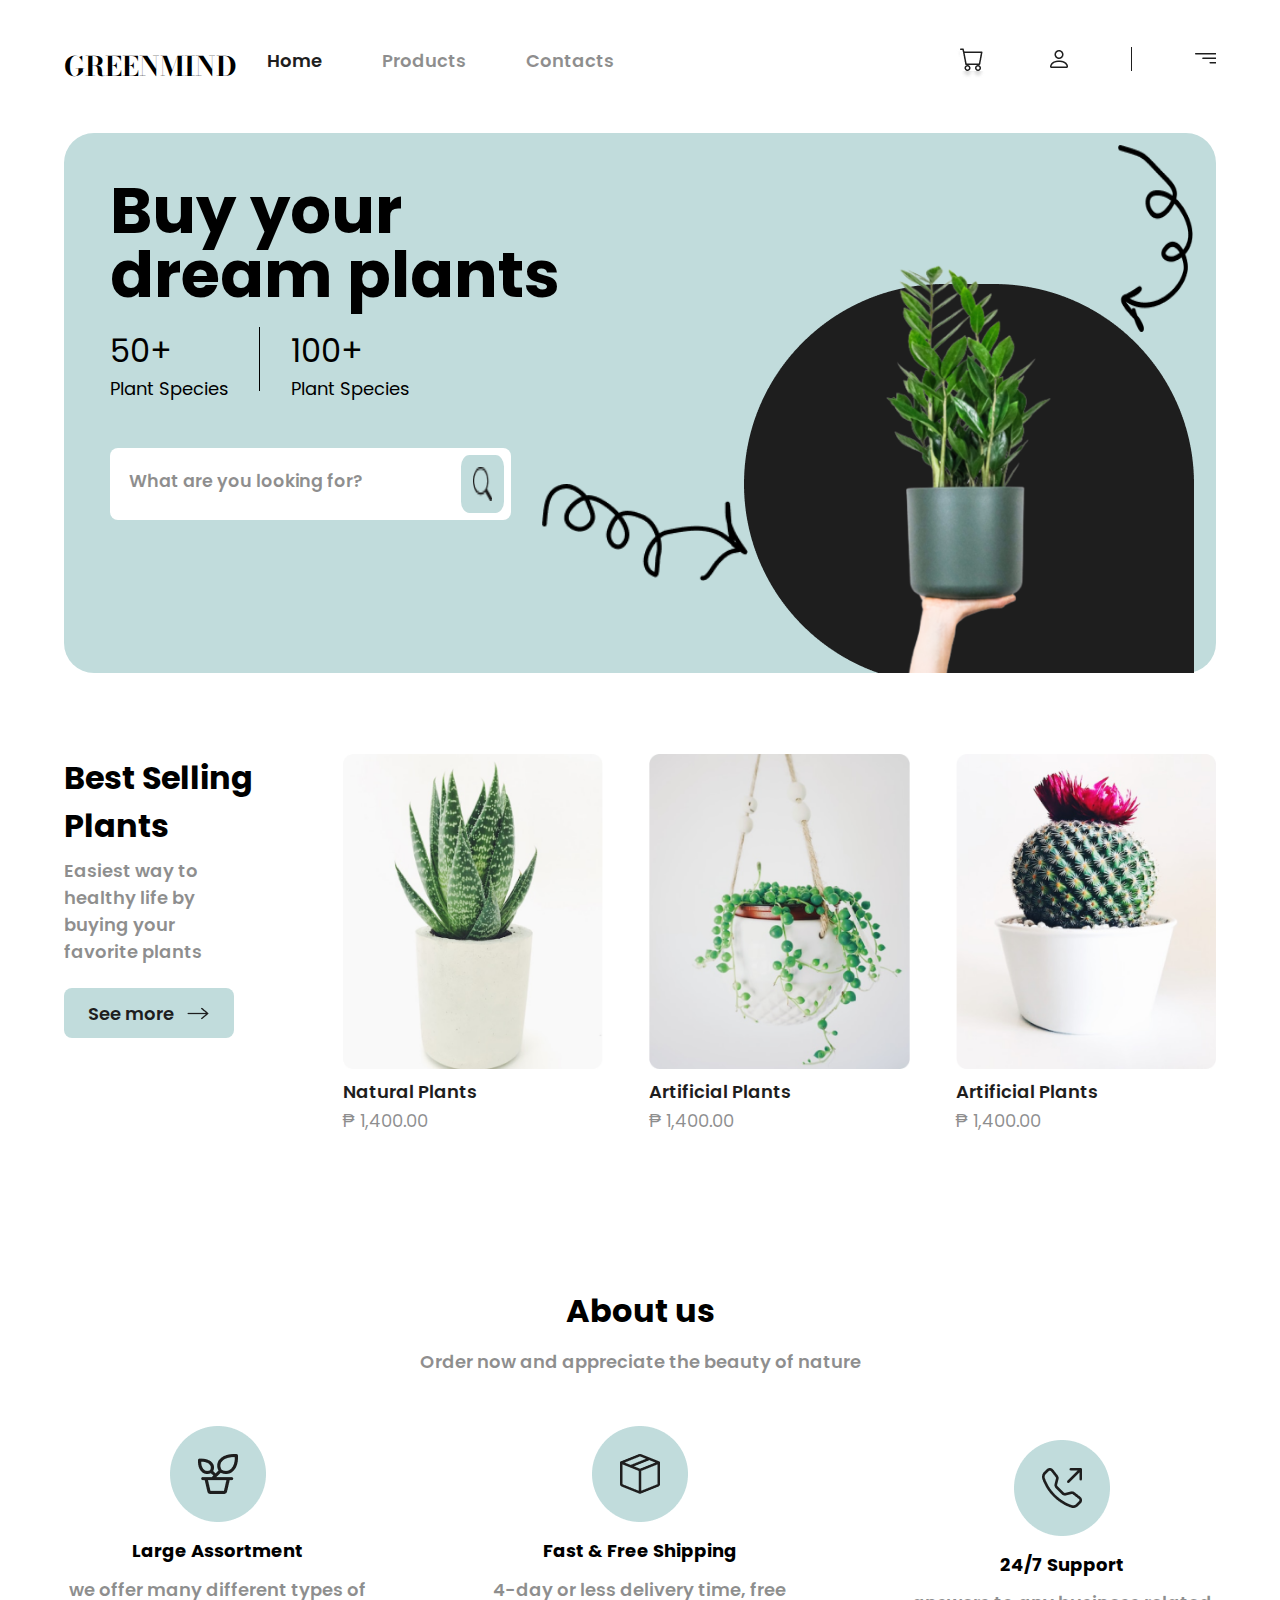
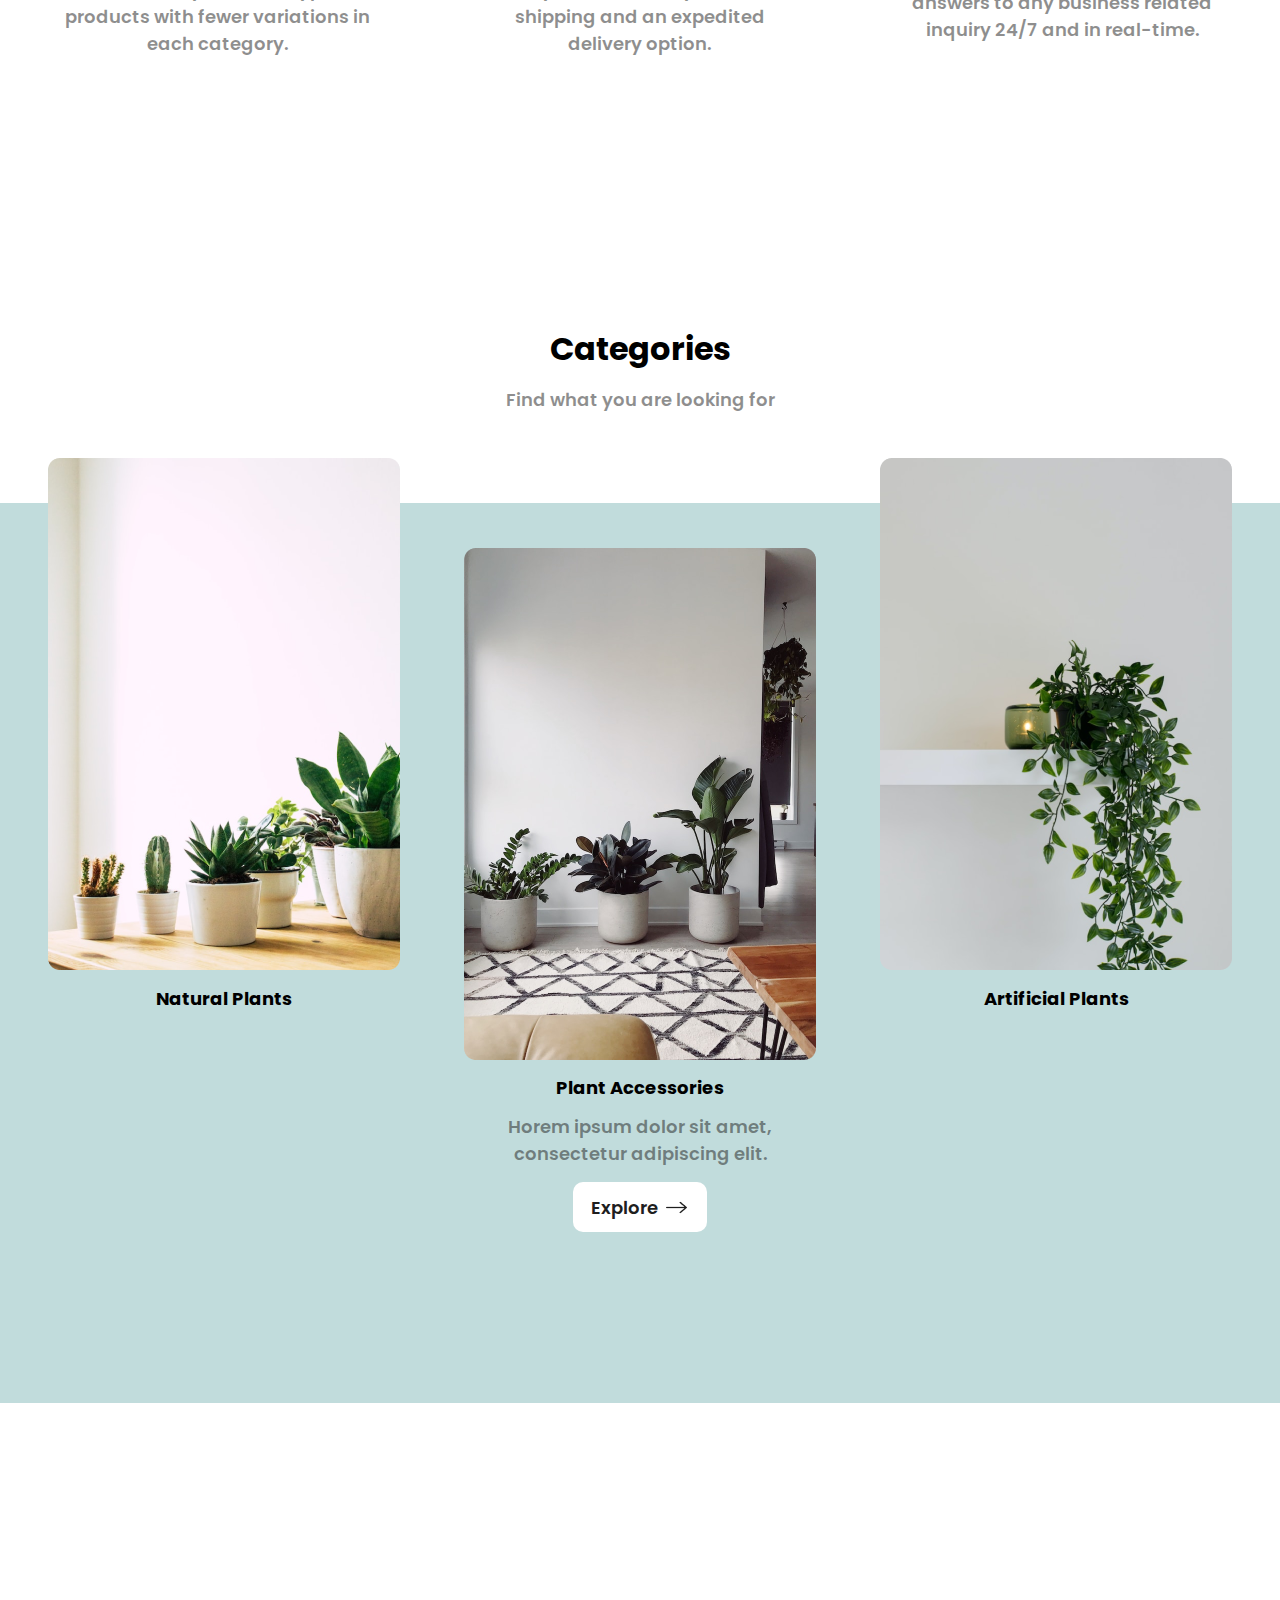
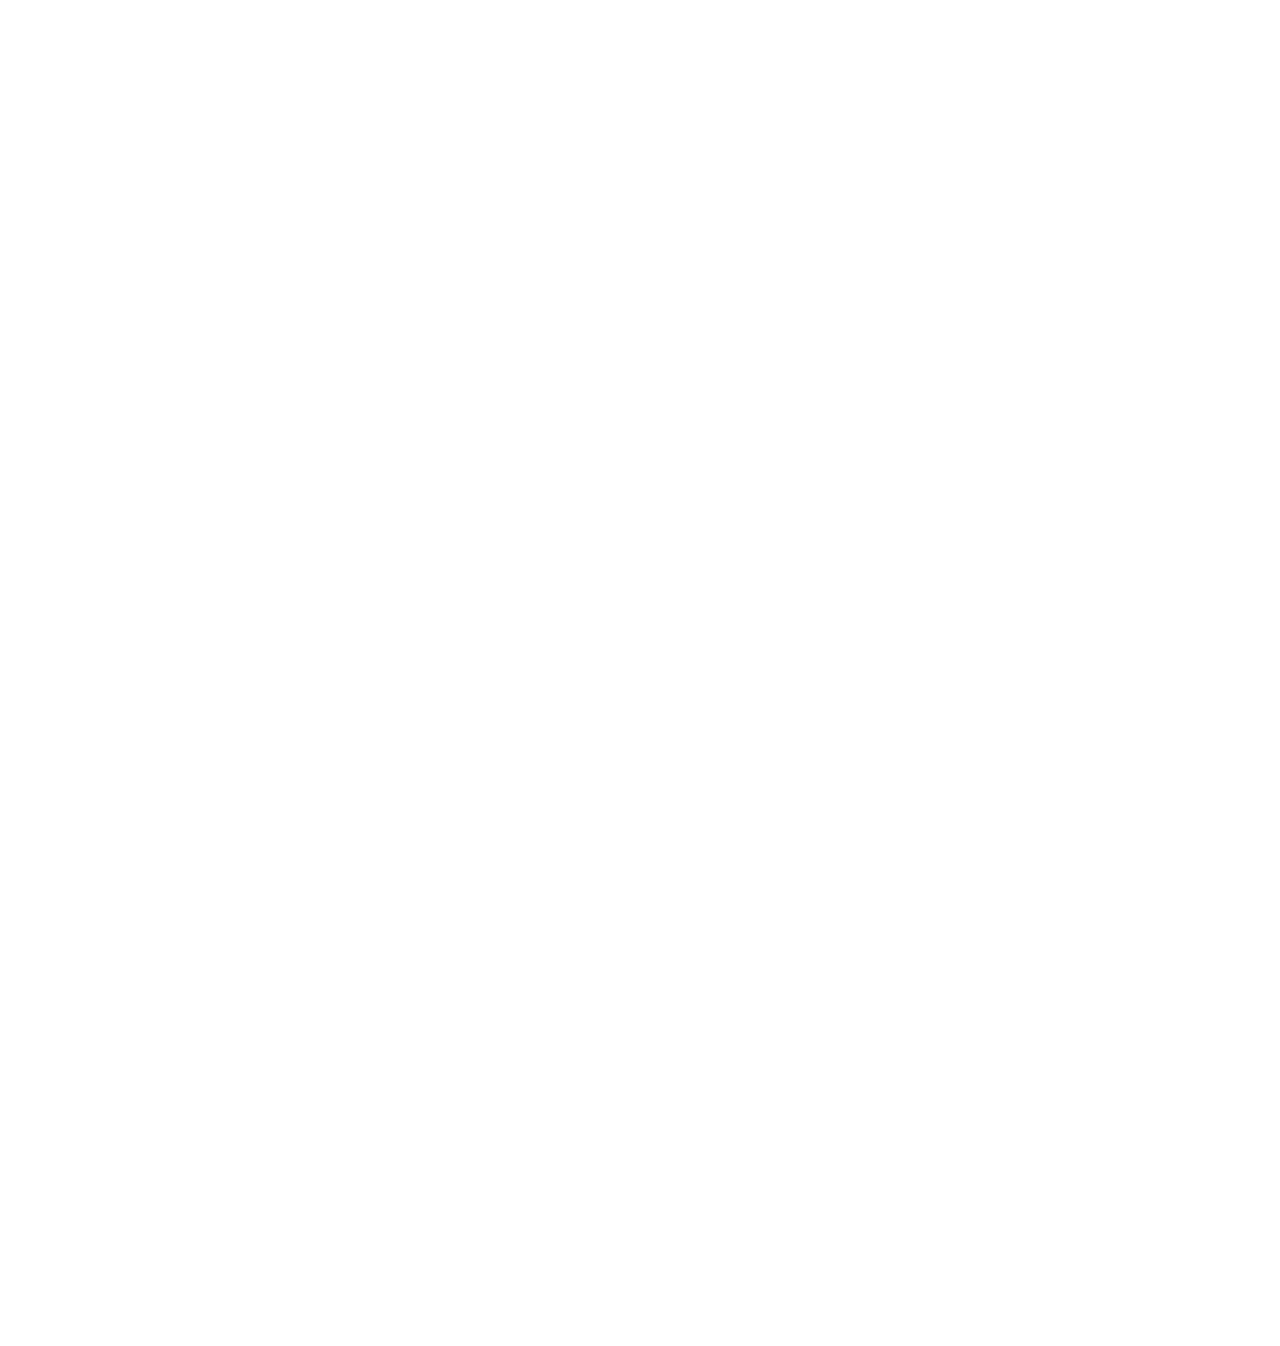
<file: week7/index.html>
<!DOCTYPE html>
<html lang="en">

<head>
    <meta charset="UTF-8" />
    <meta name="viewport" content="width=device-width, initial-scale=1.0" />
    <link rel="stylesheet" href="main.css" />
    <title>GREENMIND</title>
</head>


<body>
    <div class="landingPage">
        <header>
            <h1>GREENMIND</h1>
            <nav>
                <ul>
                    <li><a href="#" target="_blank">Home</a></li>
                    <li><a href="#" target="_blank">Products</a></li>
                    <li><a href="#" target="_blank">Contacts</a></li>
                </ul>
                <ul>
                    <li><a href="#"><img src="image/vectors/Cart.png" alt="" /></a></li>
                    <li><a href="#"><img src="image/vectors/Person.png" alt="" /></a></li>
                    <li><a href="#"><img src="image/vectors/Line 1.png" alt="" /></a></li>
                    <li><a href="#"><img src="image/vectors/FilterRight.png" alt="" /></a></li>
                </ul>
            </nav>
        </header>
        <div class="search">
            <div class="left">
                <h2>Buy your dream plants</h2>
                <div class="textArea">
                    <div class="inDiv">
                        <h3>50+</h3>
                        <p>Plant Species</p>
                    </div>
                    <div class="line"></div>
                    <div class="inDiv">
                        <h3>100+</h3>
                        <p>Plant Species</p>
                    </div>
                </div>
                <div class="searchBox">
                    <p>What are you looking for?</p>
                    <img src="image/vectors/Vector.png" alt="">
                </div>
            </div>
            <div class="imgArea">
                <img src="image/vectors/Vector 186.png" alt="" height="18%">
                <img src="image/picts/unsplash_cLaaxa4DSnc-removebg-preview 1.png" alt="" width="65%">
                <img src="image/vectors/Vector 187.png" alt="" width="13%" height="35%">
                <div class="rect"><img src="image/vectors/Rectangle 2.png" alt=""></div>
            </div>
        </div>
        <div class="bestSelling">
            <div class="textPlants">
                <h3>Best Selling Plants</h3>
                <p>Easiest way to healthy life by buying your favorite plants</p>
                <button>See more
                    <img src="image/vectors/ArrowRight.png" alt="">
                </button>
            </div>
            <div class="plants">
                <img src="image/picts/Frame 9.png" alt="">
                <h4>Natural Plants</h4>
                <p>₱ 1,400.00</p>
            </div>
            <div class="plants">
                <img src="image/picts/Frame 8.png" alt="">
                <h4>Artificial Plants</h4>
                <p>₱ 1,400.00</p>
            </div>
            <div class="plants">
                <img src="image/picts/Frame 7.png" alt="">
                <h4>Artificial Plants</h4>
                <p>₱ 1,400.00</p>
            </div>
        </div>
    </div>







    <div class="about">
        
        <div class="top">
            <h3>About us</h3>
            <p>Order now and appreciate the beauty of nature</p>
        </div>
        


        <div class="inform">

            <div class="info">
                <img src="image/picts/Group 1.png" alt="">
                <h4>Large Assortment</h4>
                <p>we offer many different types of products with fewer variations in each category.</p>
            </div>


            <div class="info">
                <img src="image/picts/Group 1-3.png" alt="">
                <h4>Fast & Free Shipping</h4>
                <p>4-day or less delivery time, free shipping and an expedited delivery option.</p>
            </div>


            <div class="info">
                <img src="image/picts/Group 1-2.png" alt="">
                <h4>24/7 Support</h4>
                <p>answers to any business related inquiry 24/7 and in real-time.</p>
            </div>

        </div>
    </div>






    <div class="categories">

        <div class="top">
            <h3>Categories</h3>
            <p>Find what you are looking for</p>
        </div>


        <div class="sec">

            <div class="cats">
                <img src="image/picts/Frame 36.png" alt="">
                <h4>Natural Plants</h4>
            </div>

            <div class="cats">
                <img src="image/picts/Frame 37.png" alt="">
                <h4>Plant Accessories</h4>
                <p>Horem ipsum dolor sit amet, consectetur adipiscing elit.</p>
                <button>
                    Explore
                    <img src="image/vectors/ArrowRight kopyası.png" alt="">
                </button>
            </div>

            <div class="cats">
                <img src="image/picts/Frame 38.png" alt="">
                <h4>Artificial Plants</h4>
            </div>

        </div>
    </div>

</body>

</html>
</file>
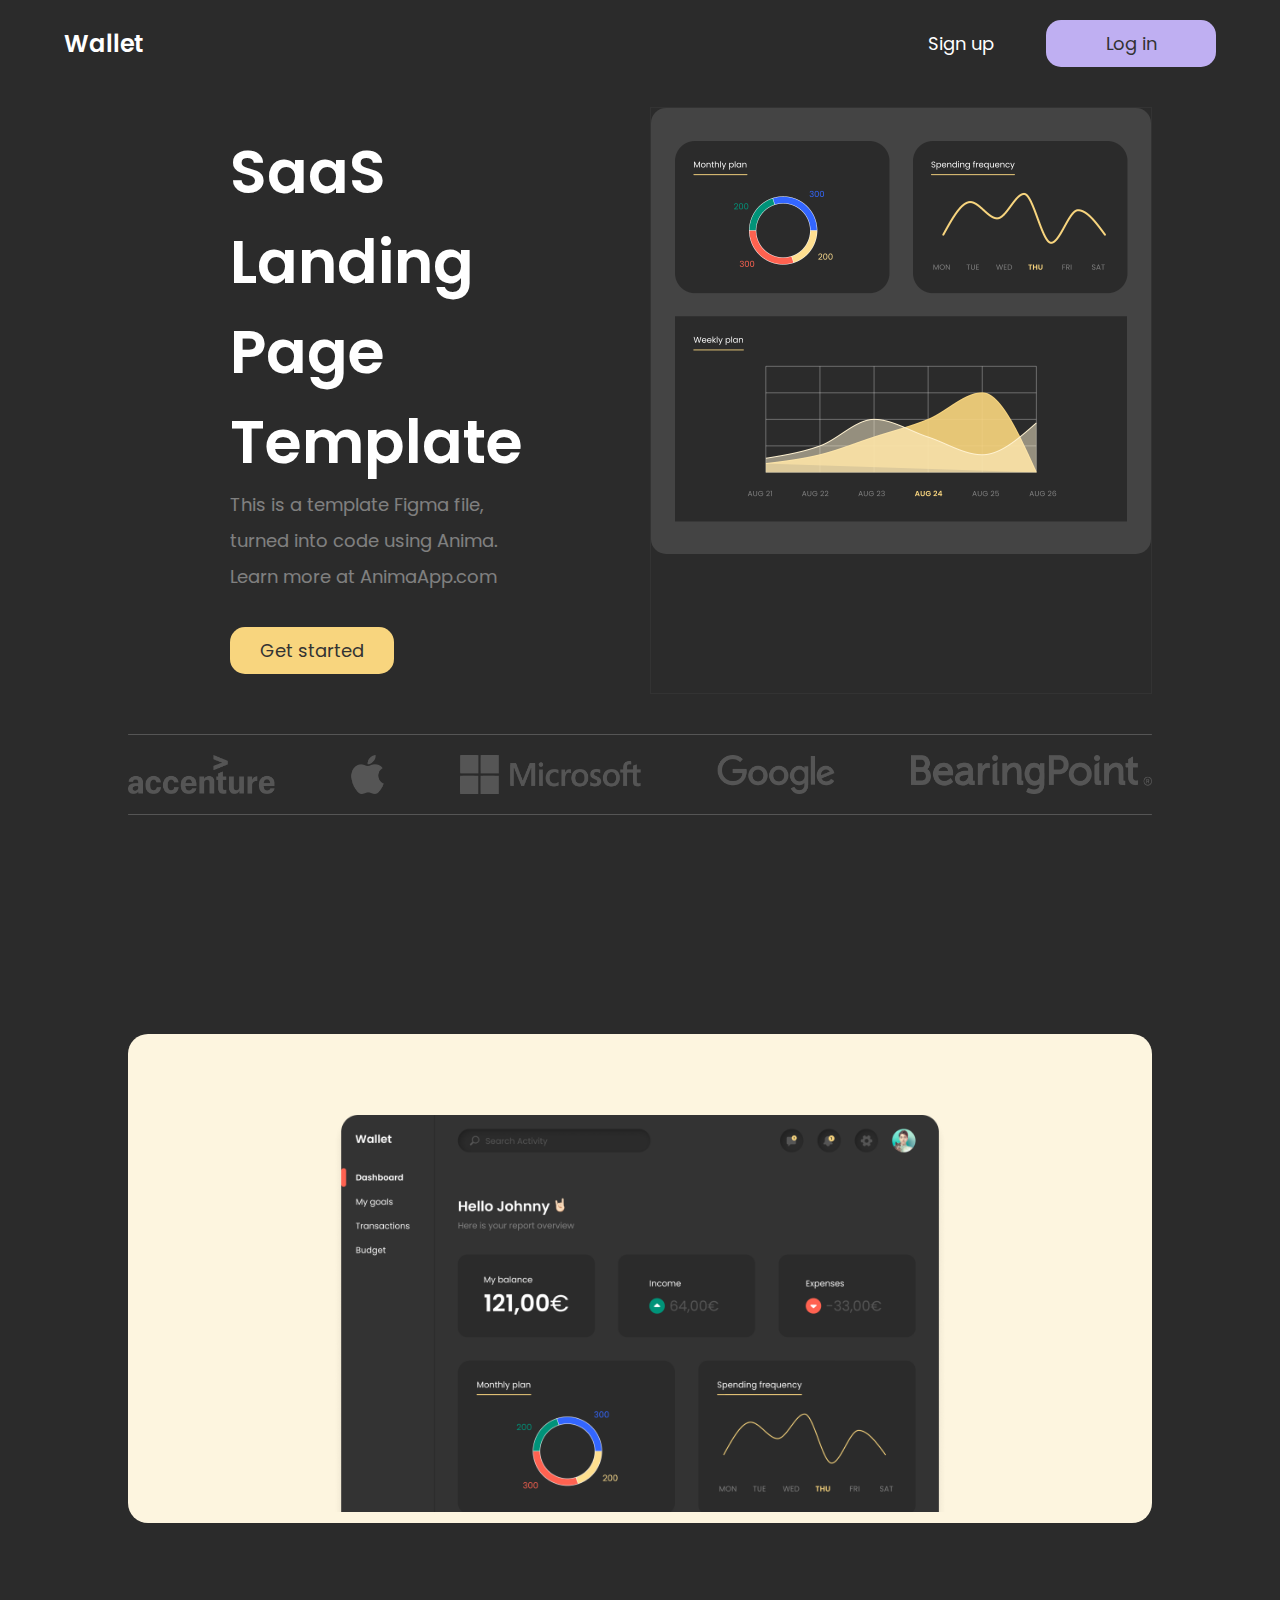
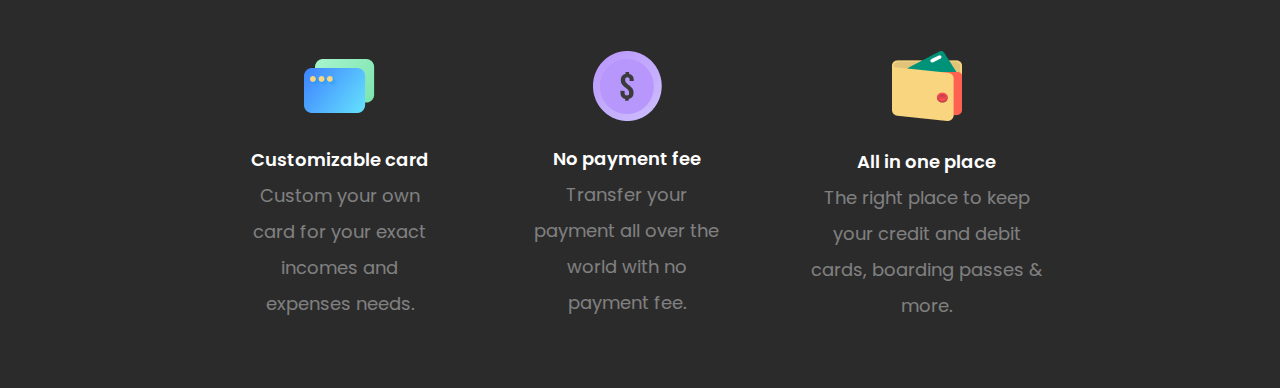
<file: week9/LandingPage/index.html>
<!DOCTYPE html>
<html lang="en">

<head>
    <meta charst="UTF-8">
    <link rel="stylesheet" href="style.css">
    <meta name="viewport" content="width=device-width, initial-scale=1.0">

    <title>Document</title>
</head>

<body>
    <div class="Home">
        <header>
            <h3>Wallet</h3>
            <div class="short-cuts">
                <button><a href="#">Sign up</a></button>
                <button><a href="#">Log in</a></button>
            </div>
        </header>
        <div class="container">
            <div class="left">
                <h1>SaaS Landing Page Template</h1>
                <p>This is a template Figma file, turned into code using Anima. Learn more at AnimaApp.com</p>
                <button>Get started</button>
            </div>
            <div class="right">
                <img src="img/Image.png" alt="graph stuff">
            </div>
        </div>
    </div>
    <div class="block">
        <img src="img/Line.png" alt="">
        <img src="img/Logos.png" alt="">
        <img src="img/Line.png" alt="">
    </div>
    <div class="features">
        <div class="top"><img src="img/Screenshot.png" alt=""></div>
        <div class="bottom">

            <div class="icon">
                <img src="img/Cards icon.png" alt="">
                <h6>Customizable card</h6>
                <p>Custom your own card for your exact incomes and expenses needs.</p>
            </div>

            <div class="icon">
                <img src="img/Coin icon.png" alt="">
                <h6>No payment fee</h6>
                <p>Transfer your payment all over the world with no payment fee.</p>
            </div>

            <div class="icon">
                <img src="img/Purse icon.png" alt="">
                <h6>All in one place</h6>
                <p>The right place to keep your credit and debit cards, boarding passes & more.  </p>
            </div>
            
        </div>
    </div>


</body>

</html>
</file>
<file: week7/main.css>
@charset "UTF-8";
@import url("https://fonts.googleapis.com/css2?family=Bodoni+Moda:ital,opsz,wght@0,6..96,400..900;1,6..96,400..900&family=Poppins:ital,wght@0,100;0,200;0,300;0,400;0,500;0,600;0,700;0,800;0,900;1,100;1,200;1,300;1,400;1,500;1,600;1,700;1,800;1,900&display=swap");
.about {
  margin: 1% auto 20%;
}
.about .top {
  text-align: center;
  margin-top: 12%;
}
.about .top h3 {
  font-size: 2rem;
  font-weight: 700;
}
.about .top p {
  font-size: 18px;
  font-weight: 600;
  color: rgba(30, 30, 30, 0.5);
  margin: 1% auto 3%;
}
.about .inform {
  display: flex;
  justify-content: space-evenly;
  align-items: center;
  flex-wrap: wrap;
}
.about .inform .info {
  width: 30%;
  text-align: center;
  margin: 1%;
}
.about .inform .info h4 {
  font-size: 18px;
  font-weight: 700;
  margin: 2% 0px 3%;
}
.about .inform .info p {
  font-size: 18px;
  font-weight: 600;
  color: rgba(30, 30, 30, 0.5);
  width: 80%;
  margin: auto;
}

* {
  margin: 0;
  padding: 0;
  box-sizing: border-box;
}

body {
  width: 100%;
  height: 500vh;
  font-family: "Poppins", sans-serif;
}
body .landingPage {
  width: 90%;
  margin: auto;
  margin-bottom: 7%;
}
body .landingPage header {
  height: 10%;
  /** display: flex;
  justify-content: space-between; **/
  display: flex;
  justify-content: space-between;
  align-items: center;
  font-size: 18px;
  margin: 4% auto;
}
body .landingPage header h1 {
  font-family: "Bodoni Moda", serif;
  font-weight: 700;
  font-size: 27px;
  width: auto;
  display: inline;
}
body .landingPage header nav {
  width: 85%;
  display: flex;
  justify-content: space-between;
  text-align: center;
}
body .landingPage header nav ul {
  height: 4%;
  display: flex;
  justify-content: center;
}
body .landingPage header nav ul li {
  list-style-type: none;
}
body .landingPage header nav ul li a {
  text-decoration: none;
  color: rgba(30, 30, 30, 0.5);
  font-weight: 600;
  margin: 30px;
}
body .landingPage header nav ul li:first-child a {
  color: rgb(30, 30, 30);
}
body .landingPage header nav ul li:last-child a {
  margin-right: 0;
}

.search {
  background-color: rgb(193, 220, 220);
  height: 60vh;
  border-radius: 30px;
  display: flex;
  justify-content: space-between;
}
.search .left {
  width: 40%;
  margin: 4%;
}
.search .left h2 {
  font-weight: bolder;
  font-size: 400%;
  line-height: 100%;
}
.search .left .textArea {
  width: 65%;
  display: flex;
  justify-content: space-between;
  text-align: center;
  margin: 20px;
  margin-left: 0px;
}
.search .left .textArea .inDiv {
  text-align: left;
  margin-left: 0px;
}
.search .left .textArea .inDiv h3 {
  font-weight: normal;
  font-size: 2rem;
}
.search .left .textArea .inDiv p {
  font-weight: normal;
  font-size: 18px;
}
.search .left .textArea .line {
  border-right: 1px solid black;
  height: 64px;
}
.search .left .searchBox {
  height: 16%;
  width: 87%;
  background-color: white;
  border-radius: 8px;
  display: flex;
  justify-content: space-between;
  text-align: center;
  padding: 1.5%;
  margin-top: 10%;
}
.search .left .searchBox p {
  font-size: 110%;
  color: rgba(30, 30, 30, 0.5);
  line-height: 300%;
  font-weight: 600;
  margin-left: 3%;
}
.search .left .searchBox img {
  width: 11%;
  height: 100%;
  background-color: rgb(193, 220, 220);
  border: 10px solid rgb(193, 220, 220);
  border-radius: 20%;
  padding: 2px;
}
.search .imgArea {
  width: 50%;
  position: relative;
}
.search .imgArea img:nth-child(2) {
  position: absolute;
  bottom: 0px;
  left: 25%;
  z-index: 1;
}
.search .imgArea img:nth-child(1), .search .imgArea .categories .sec img.cats:nth-child(3), .categories .sec .search .imgArea img.cats:nth-child(3) {
  position: absolute;
  bottom: 17%;
  left: -17%;
}
.search .imgArea img:nth-child(3) {
  position: absolute;
  right: 4%;
  top: 2%;
}
.search .imgArea .rect {
  position: absolute;
  bottom: 0px;
  right: 82%;
}

.bestSelling {
  display: flex;
  justify-content: space-between;
  align-items: flex-start;
  width: 100%;
  margin-top: 7%;
}
.bestSelling .textPlants {
  width: 25%;
}
.bestSelling .textPlants h3 {
  font-weight: 700;
  font-size: 2rem;
}
.bestSelling .textPlants p {
  font-size: 18px;
  font-weight: 600;
  color: rgba(30, 30, 30, 0.5);
  width: 75%;
  margin: 3% 0px 10%;
}
.bestSelling .textPlants button {
  font-family: "Poppins", sans-serif;
  font-size: 18px;
  font-weight: 600;
  color: rgb(30, 30, 30);
  width: 170px;
  height: 50px;
  background-color: rgb(193, 220, 220);
  display: flex;
  justify-content: space-around;
  align-items: center;
  padding: 18px;
  border: none;
  border-radius: 8px;
}
.bestSelling .plants {
  width: 28%;
  font-size: 18px;
  margin-left: 4%;
}
.bestSelling .plants img {
  width: 100%;
}
.bestSelling .plants h4 {
  color: rgb(30, 30, 30);
  font-weight: 600;
  margin: 2px 0%;
}
.bestSelling .plants p {
  color: rgba(30, 30, 30, 0.5);
}

/*
.about {
    margin: 1% auto 20%;
    .top {
        text-align: center;
        margin-top: 12%;

        h3 {
            font-size: 2rem;
            font-weight: 700;

        }

        p {
            font-size: $favFont; 
            font-weight: 600;
            color: rgba(30, 30, 30, 0.5);
            margin: 1% auto 3%;
        }
    }

    .inform {
        @include ort(flex, space-evenly);
        align-items: center; //Yatayda ortala
        flex-wrap: wrap; //Yetersiz genişlikte yan yana sıralamak için gerekli

        .info {
            width: 30%;
            text-align: center;
            margin: 1%;

            h4 {
                font-size: $favFont; 
                font-weight: 700;
                margin: 2% 0px 3%;
            }

            p {
                font-size: $favFont; 
                font-weight: 600;
                color: rgba(30, 30, 30, 0.5);
                width: 80%;
                margin: auto;
            }
        }
    }
}
*/
.categories .top {
  display: flex;
  flex-direction: column;
  align-items: center;
  margin-top: 12%;
}
.categories .top h3 {
  font-size: 2rem;
  font-weight: 700;
}
.categories .top p {
  font-size: 18px;
  font-weight: 600;
  color: rgba(30, 30, 30, 0.5);
  margin: 1% auto 3%;
}
.categories .sec {
  background-color: rgb(193, 220, 220);
  height: 100vh;
  display: flex;
  justify-content: space-evenly;
  margin-top: 4%;
}
.categories .sec .cats, .categories .sec .cats:nth-child(3) {
  width: 30%;
  text-align: center;
}
.categories .sec .cats h4, .categories .sec .cats:nth-child(3) h4 {
  font-size: 18px;
  font-weight: 700;
  margin: 2% 0px 3%;
}
.categories .sec .cats p, .categories .sec .cats:nth-child(3) p {
  font-size: 18px;
  font-weight: 600;
  color: rgba(30, 30, 30, 0.5);
  width: 80%;
  margin: auto;
}
.categories .sec .cats button, .categories .sec .cats:nth-child(3) button {
  font-family: "Poppins";
  font-size: 18px;
  font-weight: 600;
  color: rgb(30, 30, 30);
  width: 35%;
  height: 50px;
  background-color: white;
  display: flex;
  justify-content: space-around;
  align-items: center;
  border: none;
  border-radius: 10px;
  margin: 4% auto;
  padding: 15px;
}
.categories .sec .cats:nth-child(1), .categories .sec .cats:nth-child(3) {
  margin-top: -3.5%;
}
.categories .sec .cats:nth-child(2) {
  margin-top: 3.5%;
}
/*   alternative

        @mixin cats-style {
            margin-top: -3.5%;
        }

        .cats:nth-child(1) {
            @include cats-style;
        }

        .cats:nth-child(2) {
            margin-top: 3.5%;
        }

        .cats:nth-child(3) {
            @include cats-style;
        }

        *//*# sourceMappingURL=main.css.map */
</file>
<file: week9/LandingPage/style.css>
@import url("https://fonts.googleapis.com/css2?family=Poppins:ital,wght@0,100;0,200;0,300;0,400;0,500;0,600;0,700;0,800;0,900;1,100;1,200;1,300;1,400;1,500;1,600;1,700;1,800;1,900&display=swap");
* {
  font-family: "Poppins", sans-serif;
  margin: 0;
  padding: 0;
}

body {
  background-color: rgb(43, 43, 43);
  line-height: 2;
}
body .Home {
  background-color: rgb(43, 43, 43);
}
body .Home header {
  display: flex;
  justify-content: space-between;
  padding: 20px 5%;
}
body .Home header h3 {
  font-family: Poppins;
  font-size: 24px;
  font-weight: 600;
  color: rgb(255, 255, 255);
  width: 89px;
  height: 34px;
  text-align: left;
}
body .Home header .short-cuts {
  justify-content: right;
  display: flex;
  margin: 0;
}
body .Home header .short-cuts button {
  border: none;
  border-radius: 15px;
  font-size: 18px;
  font-weight: 400;
  padding: 3%;
  white-space: nowrap;
  width: 170px;
}
body .Home header .short-cuts button a {
  text-decoration: none;
  text-align: center;
  display: block;
}
body .Home header .short-cuts button:nth-child(1) {
  background: none;
}
body .Home header .short-cuts button:nth-child(1) a {
  color: white;
}
body .Home header .short-cuts button:nth-child(2) {
  background-color: rgb(191, 175, 242);
}
body .Home header .short-cuts button:nth-child(2) a {
  color: rgb(51, 51, 51);
}
body .Home .container {
  padding: 20px 10%;
  justify-content: space-between;
  display: inline-flex;
}
body .Home .container .left {
  margin: 20px 10%;
}
body .Home .container .left h1 {
  color: white;
  font-weight: 600;
  font-size: 60px;
  text-align: left;
  line-height: 1.5;
}
body .Home .container .left p {
  font-size: 18px;
  font-weight: 400;
  color: white;
  opacity: 40%;
}
body .Home .container .left button {
  background: rgb(248, 213, 126);
  color: rgb(51, 51, 51);
  border: none;
  border-radius: 15px;
  padding: 10px 30px;
  font-size: 18px;
  font-weight: 400;
  text-align: center;
  margin-top: 10%;
}
body .Home .container .right {
  border: 1px solid rgb(51, 51, 51);
}
body .Home .container .right img {
  border-radius: 15px;
  background-color: rgb(68, 68, 68);
}
body .block {
  background-color: rgb(43, 43, 43);
  height: 300px;
}
body .block img {
  width: 80%;
  display: block;
  margin: 20px auto;
}
body .features .top {
  background-color: rgb(253, 245, 223);
  border-radius: 20px;
  width: 80%;
  margin: auto 10% 10%;
}
body .features .top img {
  width: 90%;
  justify-content: center;
  padding: 5% 5% 0px;
}
body .features .bottom {
  color: white;
  text-align: center;
  display: inline-flex;
  margin: 0px 15% 5%;
}
body .features .bottom .icon {
  margin: 0px 5%;
}
body .features .bottom .icon img {
  margin-bottom: 5%;
}
body .features .bottom .icon h6 {
  font-size: 18px;
  font-weight: 600;
}
body .features .bottom .icon p {
  opacity: 40%;
  font-size: 18px;
  font-weight: 400;
}/*# sourceMappingURL=style.css.map */
</file>
